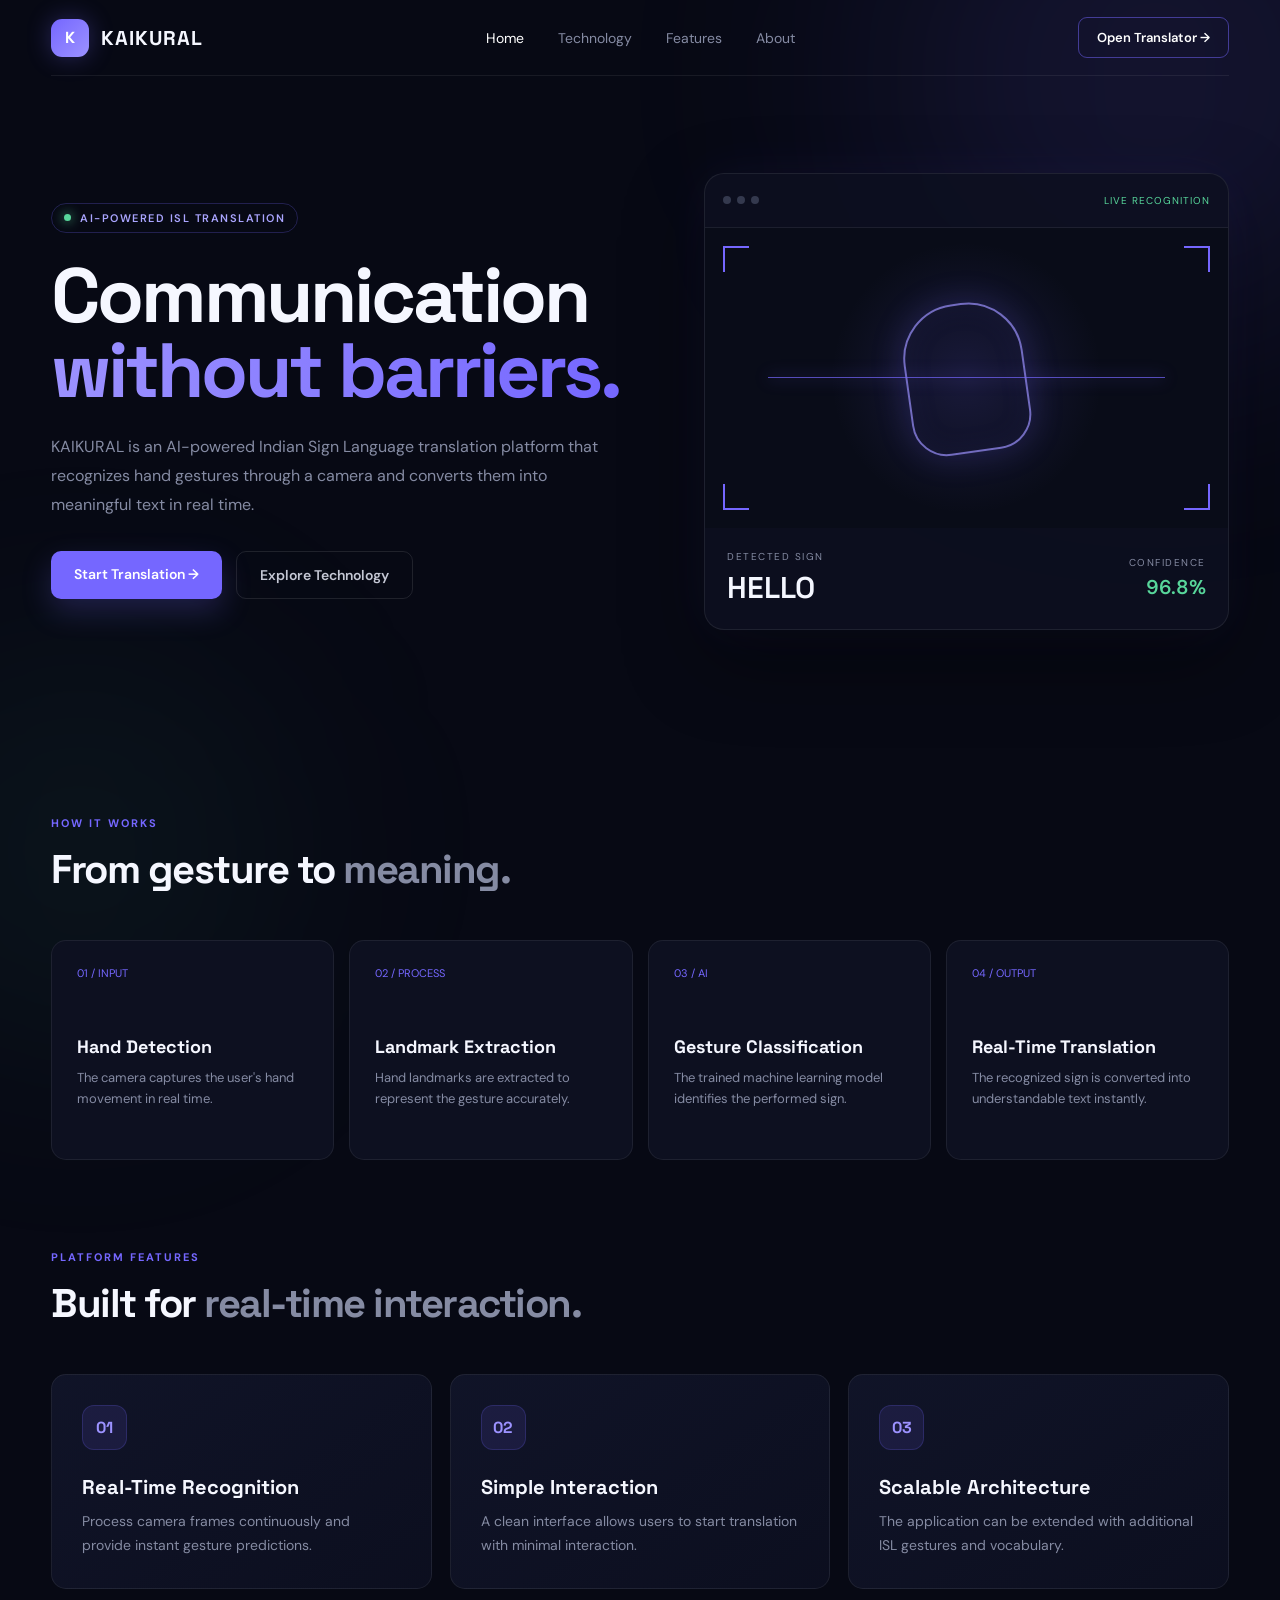
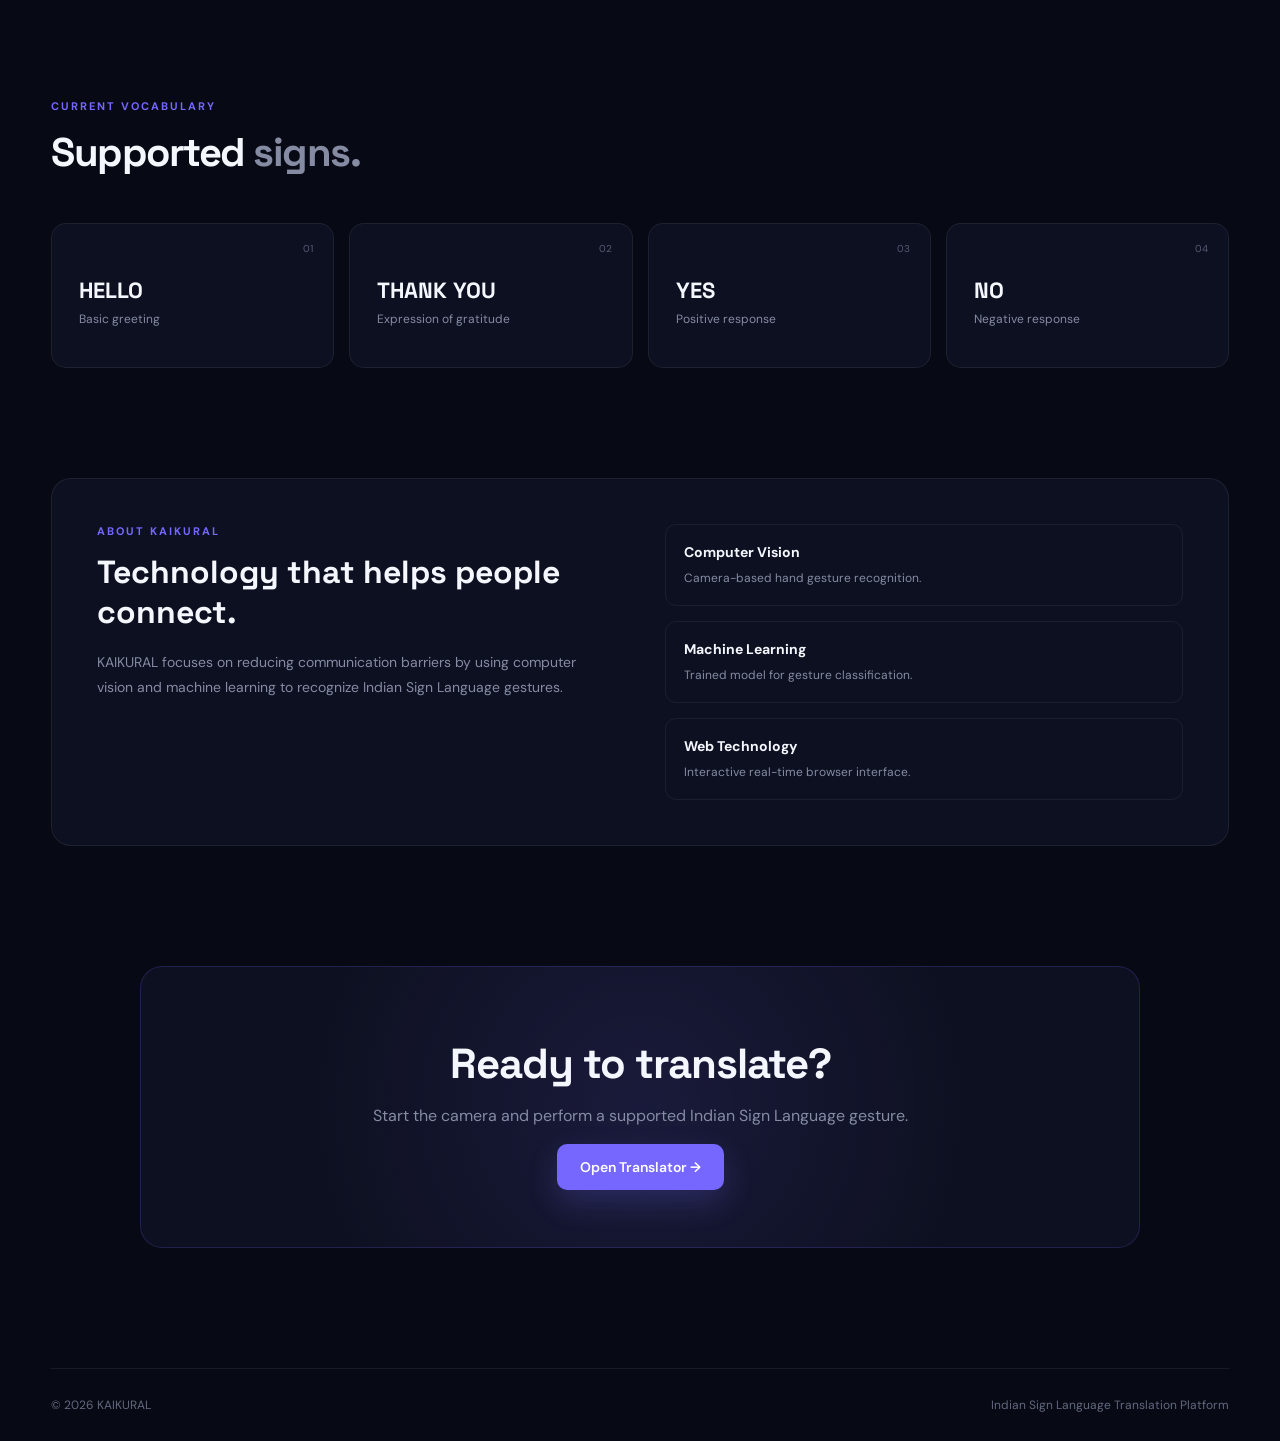
<file: frontend/templates/index.html>
<!DOCTYPE html>
<html lang="en">
<head>
    <meta charset="UTF-8">
    <meta name="viewport" content="width=device-width, initial-scale=1.0">

    <title>KAIKURAL | Indian Sign Language Translator</title>

    <link rel="preconnect" href="https://fonts.googleapis.com">
    <link rel="preconnect" href="https://fonts.gstatic.com" crossorigin>

    <link href="https://fonts.googleapis.com/css2?family=DM+Sans:wght@400;500;600;700&family=Space+Grotesk:wght@400;500;600;700&display=swap" rel="stylesheet">

    <style>
        * {
            margin: 0;
            padding: 0;
            box-sizing: border-box;
        }

        html {
            scroll-behavior: smooth;
        }

        body {
            font-family: "DM Sans", sans-serif;
            background: #070914;
            color: #f5f7ff;
            overflow-x: hidden;
        }

        a {
            text-decoration: none;
            color: inherit;
        }

        /* Background glow */

        body::before {
            content: "";
            position: fixed;
            width: 550px;
            height: 550px;
            background: rgba(117, 103, 255, 0.12);
            filter: blur(130px);
            border-radius: 50%;
            top: -200px;
            right: -150px;
            pointer-events: none;
            z-index: -1;
        }

        body::after {
            content: "";
            position: fixed;
            width: 400px;
            height: 400px;
            background: rgba(88, 214, 155, 0.06);
            filter: blur(120px);
            border-radius: 50%;
            bottom: -150px;
            left: -120px;
            pointer-events: none;
            z-index: -1;
        }

        /* NAVBAR */

        .navbar {
            width: min(1180px, 92%);
            height: 76px;
            margin: auto;

            display: flex;
            align-items: center;
            justify-content: space-between;

            border-bottom: 1px solid rgba(255,255,255,0.07);
        }

        .brand {
            display: flex;
            align-items: center;
            gap: 12px;
        }

        .brand-mark {
            width: 38px;
            height: 38px;
            border-radius: 11px;

            display: flex;
            align-items: center;
            justify-content: center;

            font-family: "Space Grotesk", sans-serif;
            font-weight: 700;

            background: linear-gradient(135deg, #7567ff, #9c92ff);
            color: white;

            box-shadow: 0 0 25px rgba(117,103,255,0.3);
        }

        .brand-name {
            font-family: "Space Grotesk", sans-serif;
            font-size: 20px;
            font-weight: 700;
            letter-spacing: 1px;
        }

        .navigation {
            display: flex;
            gap: 34px;
        }

        .navigation a {
            color: #858ba3;
            font-size: 14px;
            transition: 0.3s;
        }

        .navigation a:hover,
        .navigation .active {
            color: white;
        }

        .nav-cta {
            padding: 11px 18px;
            border: 1px solid rgba(117,103,255,0.5);
            border-radius: 9px;

            color: white;
            font-size: 13px;
            font-weight: 600;

            transition: 0.3s;
        }

        .nav-cta:hover {
            background: #7567ff;
            border-color: #7567ff;
            transform: translateY(-2px);
        }

        /* HERO */

        .hero {
            width: min(1180px, 92%);
            min-height: 650px;
            margin: auto;

            display: grid;
            grid-template-columns: 1fr 0.9fr;
            gap: 70px;
            align-items: center;
        }

        .hero-content {
            animation: fadeUp 0.8s ease;
        }

        .eyebrow {
            display: inline-flex;
            align-items: center;
            gap: 9px;

            padding: 7px 12px;
            border: 1px solid rgba(117,103,255,0.25);
            border-radius: 50px;

            color: #aaa5ff;
            font-size: 11px;
            letter-spacing: 1.5px;
            font-weight: 600;

            margin-bottom: 25px;
        }

        .eyebrow-dot {
            width: 7px;
            height: 7px;
            background: #58d69b;
            border-radius: 50%;
            box-shadow: 0 0 12px #58d69b;
        }

        .hero h1 {
            font-family: "Space Grotesk", sans-serif;
            font-size: clamp(50px, 6vw, 78px);
            line-height: 0.98;
            letter-spacing: -3px;
            margin-bottom: 25px;
        }

        .hero h1 span {
            background: linear-gradient(90deg, #9c92ff, #7567ff);
            -webkit-background-clip: text;
            background-clip: text;
            color: transparent;
        }

        .hero-description {
            max-width: 560px;
            color: #858ba3;
            font-size: 16px;
            line-height: 1.8;
            margin-bottom: 32px;
        }

        .hero-buttons {
            display: flex;
            gap: 14px;
            flex-wrap: wrap;
        }

        .primary-btn {
            padding: 14px 23px;
            border-radius: 10px;

            background: #7567ff;
            color: white;

            font-size: 14px;
            font-weight: 600;

            box-shadow: 0 12px 30px rgba(117,103,255,0.22);
            transition: 0.3s;
        }

        .primary-btn:hover {
            transform: translateY(-3px);
            box-shadow: 0 16px 35px rgba(117,103,255,0.35);
        }

        .secondary-btn {
            padding: 14px 23px;
            border-radius: 10px;

            border: 1px solid rgba(255,255,255,0.1);
            color: #c5c8d5;

            font-size: 14px;
            font-weight: 600;

            transition: 0.3s;
        }

        .secondary-btn:hover {
            border-color: rgba(117,103,255,0.5);
            color: white;
        }

        /* HERO DEMO */

        .hero-visual {
            position: relative;
            animation: fadeRight 1s ease;
        }

        .demo-card {
            background: rgba(13,16,32,0.85);
            border: 1px solid rgba(255,255,255,0.08);
            border-radius: 20px;
            overflow: hidden;

            box-shadow:
                0 30px 80px rgba(0,0,0,0.4),
                0 0 50px rgba(117,103,255,0.08);
        }

        .demo-header {
            height: 54px;
            padding: 0 18px;

            display: flex;
            align-items: center;
            justify-content: space-between;

            border-bottom: 1px solid rgba(255,255,255,0.07);
        }

        .window-dots {
            display: flex;
            gap: 6px;
        }

        .window-dots span {
            width: 8px;
            height: 8px;
            border-radius: 50%;
            background: #34394e;
        }

        .live-badge {
            font-size: 10px;
            color: #58d69b;
            letter-spacing: 1px;
        }

        .camera-preview {
            height: 300px;
            position: relative;

            display: flex;
            align-items: center;
            justify-content: center;

            background:
                radial-gradient(circle at center, rgba(117,103,255,0.15), transparent 45%),
                #090c18;
        }

        .scan-line {
            position: absolute;
            left: 12%;
            right: 12%;
            height: 1px;

            background: rgba(117,103,255,0.7);
            box-shadow: 0 0 15px rgba(117,103,255,0.8);

            animation: scan 3s infinite ease-in-out;
        }

        .hand-shape {
            width: 120px;
            height: 150px;

            border: 2px solid rgba(156,146,255,0.7);
            border-radius: 55px 55px 35px 35px;

            transform: rotate(-8deg);

            box-shadow:
                0 0 35px rgba(117,103,255,0.2),
                inset 0 0 30px rgba(117,103,255,0.08);
        }

        .corner {
            position: absolute;
            width: 26px;
            height: 26px;
        }

        .corner.tl {
            top: 18px;
            left: 18px;
            border-top: 2px solid #7567ff;
            border-left: 2px solid #7567ff;
        }

        .corner.tr {
            top: 18px;
            right: 18px;
            border-top: 2px solid #7567ff;
            border-right: 2px solid #7567ff;
        }

        .corner.bl {
            bottom: 18px;
            left: 18px;
            border-bottom: 2px solid #7567ff;
            border-left: 2px solid #7567ff;
        }

        .corner.br {
            bottom: 18px;
            right: 18px;
            border-bottom: 2px solid #7567ff;
            border-right: 2px solid #7567ff;
        }

        .demo-result {
            padding: 22px;
            display: grid;
            grid-template-columns: 1fr auto;
            gap: 20px;
            align-items: center;
        }

        .demo-label {
            color: #858ba3;
            font-size: 10px;
            letter-spacing: 1.5px;
            margin-bottom: 5px;
        }

        .demo-sign {
            font-family: "Space Grotesk", sans-serif;
            font-size: 30px;
            font-weight: 600;
        }

        .demo-confidence {
            text-align: right;
        }

        .confidence-number {
            font-size: 20px;
            color: #58d69b;
            font-weight: 600;
        }

        /* SECTION */

        .section {
            width: min(1180px, 92%);
            margin: 90px auto;
        }

        .section-label {
            color: #7567ff;
            font-size: 11px;
            font-weight: 700;
            letter-spacing: 2px;
            margin-bottom: 14px;
        }

        .section-title {
            font-family: "Space Grotesk", sans-serif;
            font-size: 40px;
            letter-spacing: -1.5px;
            margin-bottom: 45px;
        }

        .section-title span {
            color: #858ba3;
        }

        /* TECHNOLOGY */

        .technology-grid {
            display: grid;
            grid-template-columns: repeat(4, 1fr);
            gap: 15px;
        }

        .tech-card {
            min-height: 220px;
            padding: 25px;

            background: #0d1020;
            border: 1px solid rgba(255,255,255,0.07);
            border-radius: 15px;

            transition: 0.3s;
        }

        .tech-card:hover {
            transform: translateY(-7px);
            border-color: rgba(117,103,255,0.35);
            background: #10142a;
        }

        .tech-number {
            font-size: 11px;
            color: #7567ff;
            margin-bottom: 55px;
        }

        .tech-card h3 {
            font-family: "Space Grotesk", sans-serif;
            font-size: 18px;
            margin-bottom: 10px;
        }

        .tech-card p {
            color: #858ba3;
            font-size: 13px;
            line-height: 1.6;
        }

        /* FEATURES */

        .features-grid {
            display: grid;
            grid-template-columns: repeat(3, 1fr);
            gap: 18px;
        }

        .feature-card {
            padding: 30px;
            border-radius: 15px;

            background: linear-gradient(
                145deg,
                rgba(18,22,42,0.9),
                rgba(13,16,32,0.9)
            );

            border: 1px solid rgba(255,255,255,0.07);
        }

        .feature-icon {
            width: 45px;
            height: 45px;

            border-radius: 12px;
            background: rgba(117,103,255,0.12);
            border: 1px solid rgba(117,103,255,0.2);

            display: flex;
            align-items: center;
            justify-content: center;

            color: #9c92ff;
            font-family: "Space Grotesk", sans-serif;
            font-weight: 700;

            margin-bottom: 24px;
        }

        .feature-card h3 {
            font-family: "Space Grotesk", sans-serif;
            font-size: 20px;
            margin-bottom: 10px;
        }

        .feature-card p {
            color: #858ba3;
            line-height: 1.7;
            font-size: 14px;
        }

        /* SUPPORTED SIGNS */

        .supported-section {
            width: min(1180px, 92%);
            margin: 110px auto;
        }

        .supported-header {
            margin-bottom: 35px;
        }

        .sign-grid {
            display: grid;
            grid-template-columns: repeat(4, 1fr);
            gap: 15px;
        }

        .sign-card {
            position: relative;
            padding: 27px;
            min-height: 145px;

            background: #0d1020;
            border: 1px solid rgba(255,255,255,0.07);
            border-radius: 15px;

            overflow: hidden;
            transition: 0.3s;
        }

        .sign-card:hover {
            transform: translateY(-5px);
            border-color: rgba(117,103,255,0.4);
        }

        .sign-number {
            position: absolute;
            top: 18px;
            right: 20px;

            font-size: 10px;
            color: #555b73;
        }

        .sign-card h3 {
            font-family: "Space Grotesk", sans-serif;
            font-size: 22px;
            margin-top: 25px;
        }

        .sign-card p {
            margin-top: 7px;
            color: #858ba3;
            font-size: 12px;
        }

        /* ABOUT */

        .about-box {
            display: grid;
            grid-template-columns: 1fr 1fr;
            gap: 50px;

            padding: 45px;

            border-radius: 20px;
            border: 1px solid rgba(255,255,255,0.07);
            background: #0d1020;
        }

        .about-box h2 {
            font-family: "Space Grotesk", sans-serif;
            font-size: 32px;
            margin-bottom: 18px;
        }

        .about-box p {
            color: #858ba3;
            line-height: 1.8;
            font-size: 14px;
        }

        .about-points {
            display: grid;
            gap: 15px;
        }

        .about-point {
            padding: 18px;
            border: 1px solid rgba(255,255,255,0.06);
            border-radius: 11px;
        }

        .about-point strong {
            display: block;
            margin-bottom: 5px;
            font-size: 14px;
        }

        .about-point span {
            color: #858ba3;
            font-size: 12px;
        }

        /* CTA */

        .cta {
            width: min(1000px, 92%);
            margin: 120px auto;

            text-align: center;
            padding: 70px 30px;

            border: 1px solid rgba(117,103,255,0.2);
            border-radius: 22px;

            background:
                radial-gradient(circle at center, rgba(117,103,255,0.12), transparent 65%),
                #0d1020;
        }

        .cta h2 {
            font-family: "Space Grotesk", sans-serif;
            font-size: 42px;
            letter-spacing: -1px;
            margin-bottom: 15px;
        }

        .cta p {
            color: #858ba3;
            margin-bottom: 30px;
        }

        /* FOOTER */

        footer {
            width: min(1180px, 92%);
            margin: auto;

            padding: 28px 0;

            border-top: 1px solid rgba(255,255,255,0.07);

            display: flex;
            justify-content: space-between;

            color: #62687e;
            font-size: 12px;
        }

        /* ANIMATIONS */

        @keyframes fadeUp {
            from {
                opacity: 0;
                transform: translateY(25px);
            }

            to {
                opacity: 1;
                transform: translateY(0);
            }
        }

        @keyframes fadeRight {
            from {
                opacity: 0;
                transform: translateX(30px);
            }

            to {
                opacity: 1;
                transform: translateX(0);
            }
        }

        @keyframes scan {
            0%, 100% {
                top: 18%;
                opacity: 0.3;
            }

            50% {
                top: 80%;
                opacity: 1;
            }
        }

        /* RESPONSIVE */

        @media (max-width: 900px) {

            .navigation {
                display: none;
            }

            .hero {
                grid-template-columns: 1fr;
                padding: 70px 0;
            }

            .technology-grid {
                grid-template-columns: repeat(2, 1fr);
            }

            .sign-grid {
                grid-template-columns: repeat(2, 1fr);
            }

            .features-grid {
                grid-template-columns: 1fr;
            }

            .about-box {
                grid-template-columns: 1fr;
            }
        }

        @media (max-width: 600px) {

            .nav-cta {
                display: none;
            }

            .hero h1 {
                font-size: 48px;
            }

            .technology-grid,
            .sign-grid {
                grid-template-columns: 1fr;
            }

            .section-title {
                font-size: 32px;
            }

            .about-box {
                padding: 28px;
            }

            .cta h2 {
                font-size: 32px;
            }

            footer {
                flex-direction: column;
                gap: 8px;
            }
        }
    </style>
</head>

<body>

    <!-- NAVBAR -->

    <header class="navbar">

        <a href="/" class="brand">
            <div class="brand-mark">K</div>
            <div class="brand-name">KAIKURAL</div>
        </a>

        <nav class="navigation">
            <a href="#home" class="active">Home</a>
            <a href="#technology">Technology</a>
            <a href="#features">Features</a>
            <a href="#about">About</a>
        </nav>

        <a href="/translator" class="nav-cta">
            Open Translator →
        </a>

    </header>


    <!-- HERO -->

    <section class="hero" id="home">

        <div class="hero-content">

            <div class="eyebrow">
                <span class="eyebrow-dot"></span>
                AI-POWERED ISL TRANSLATION
            </div>

            <h1>
                Communication<br>
                <span>without barriers.</span>
            </h1>

            <p class="hero-description">
                KAIKURAL is an AI-powered Indian Sign Language
                translation platform that recognizes hand gestures
                through a camera and converts them into meaningful
                text in real time.
            </p>

            <div class="hero-buttons">

                <a href="/translator" class="primary-btn">
                    Start Translation →
                </a>

                <a href="#technology" class="secondary-btn">
                    Explore Technology
                </a>

            </div>

        </div>


        <!-- DEMO -->

        <div class="hero-visual">

            <div class="demo-card">

                <div class="demo-header">

                    <div class="window-dots">
                        <span></span>
                        <span></span>
                        <span></span>
                    </div>

                    <div class="live-badge">
                        LIVE RECOGNITION
                    </div>

                </div>


                <div class="camera-preview">

                    <div class="corner tl"></div>
                    <div class="corner tr"></div>
                    <div class="corner bl"></div>
                    <div class="corner br"></div>

                    <div class="hand-shape"></div>

                    <div class="scan-line"></div>

                </div>


                <div class="demo-result">

                    <div>
                        <div class="demo-label">
                            DETECTED SIGN
                        </div>

                        <div class="demo-sign">
                            HELLO
                        </div>
                    </div>

                    <div class="demo-confidence">

                        <div class="demo-label">
                            CONFIDENCE
                        </div>

                        <div class="confidence-number">
                            96.8%
                        </div>

                    </div>

                </div>

            </div>

        </div>

    </section>


    <!-- TECHNOLOGY -->

    <section class="section" id="technology">

        <div class="section-label">
            HOW IT WORKS
        </div>

        <h2 class="section-title">
            From gesture to <span>meaning.</span>
        </h2>


        <div class="technology-grid">

            <div class="tech-card">
                <div class="tech-number">01 / INPUT</div>

                <h3>Hand Detection</h3>

                <p>
                    The camera captures the user's hand
                    movement in real time.
                </p>
            </div>


            <div class="tech-card">
                <div class="tech-number">02 / PROCESS</div>

                <h3>Landmark Extraction</h3>

                <p>
                    Hand landmarks are extracted to represent
                    the gesture accurately.
                </p>
            </div>


            <div class="tech-card">
                <div class="tech-number">03 / AI</div>

                <h3>Gesture Classification</h3>

                <p>
                    The trained machine learning model
                    identifies the performed sign.
                </p>
            </div>


            <div class="tech-card">
                <div class="tech-number">04 / OUTPUT</div>

                <h3>Real-Time Translation</h3>

                <p>
                    The recognized sign is converted into
                    understandable text instantly.
                </p>
            </div>

        </div>

    </section>


    <!-- FEATURES -->

    <section class="section" id="features">

        <div class="section-label">
            PLATFORM FEATURES
        </div>

        <h2 class="section-title">
            Built for <span>real-time interaction.</span>
        </h2>


        <div class="features-grid">

            <div class="feature-card">

                <div class="feature-icon">
                    01
                </div>

                <h3>Real-Time Recognition</h3>

                <p>
                    Process camera frames continuously
                    and provide instant gesture predictions.
                </p>

            </div>


            <div class="feature-card">

                <div class="feature-icon">
                    02
                </div>

                <h3>Simple Interaction</h3>

                <p>
                    A clean interface allows users to start
                    translation with minimal interaction.
                </p>

            </div>


            <div class="feature-card">

                <div class="feature-icon">
                    03
                </div>

                <h3>Scalable Architecture</h3>

                <p>
                    The application can be extended with
                    additional ISL gestures and vocabulary.
                </p>

            </div>

        </div>

    </section>


    <!-- SUPPORTED SIGNS -->

    <section class="supported-section">

        <div class="supported-header">

            <div class="section-label">
                CURRENT VOCABULARY
            </div>

            <h2 class="section-title">
                Supported <span>signs.</span>
            </h2>

        </div>


        <div class="sign-grid">

            <div class="sign-card">
                <div class="sign-number">01</div>
                <h3>HELLO</h3>
                <p>Basic greeting</p>
            </div>


            <div class="sign-card">
                <div class="sign-number">02</div>
                <h3>THANK YOU</h3>
                <p>Expression of gratitude</p>
            </div>


            <div class="sign-card">
                <div class="sign-number">03</div>
                <h3>YES</h3>
                <p>Positive response</p>
            </div>


            <div class="sign-card">
                <div class="sign-number">04</div>
                <h3>NO</h3>
                <p>Negative response</p>
            </div>

        </div>

    </section>


    <!-- ABOUT -->

    <section class="section" id="about">

        <div class="about-box">

            <div>

                <div class="section-label">
                    ABOUT KAIKURAL
                </div>

                <h2>
                    Technology that helps
                    people connect.
                </h2>

                <p>
                    KAIKURAL focuses on reducing communication
                    barriers by using computer vision and machine
                    learning to recognize Indian Sign Language
                    gestures.
                </p>

            </div>


            <div class="about-points">

                <div class="about-point">
                    <strong>Computer Vision</strong>
                    <span>Camera-based hand gesture recognition.</span>
                </div>

                <div class="about-point">
                    <strong>Machine Learning</strong>
                    <span>Trained model for gesture classification.</span>
                </div>

                <div class="about-point">
                    <strong>Web Technology</strong>
                    <span>Interactive real-time browser interface.</span>
                </div>

            </div>

        </div>

    </section>


    <!-- CTA -->

    <section class="cta">

        <h2>Ready to translate?</h2>

        <p>
            Start the camera and perform a supported
            Indian Sign Language gesture.
        </p>

        <a href="/translator" class="primary-btn">
            Open Translator →
        </a>

    </section>


    <!-- FOOTER -->

    <footer>

        <div>
            © 2026 KAIKURAL
        </div>

        <div>
            Indian Sign Language Translation Platform
        </div>

    </footer>

</body>
</html>
</file>
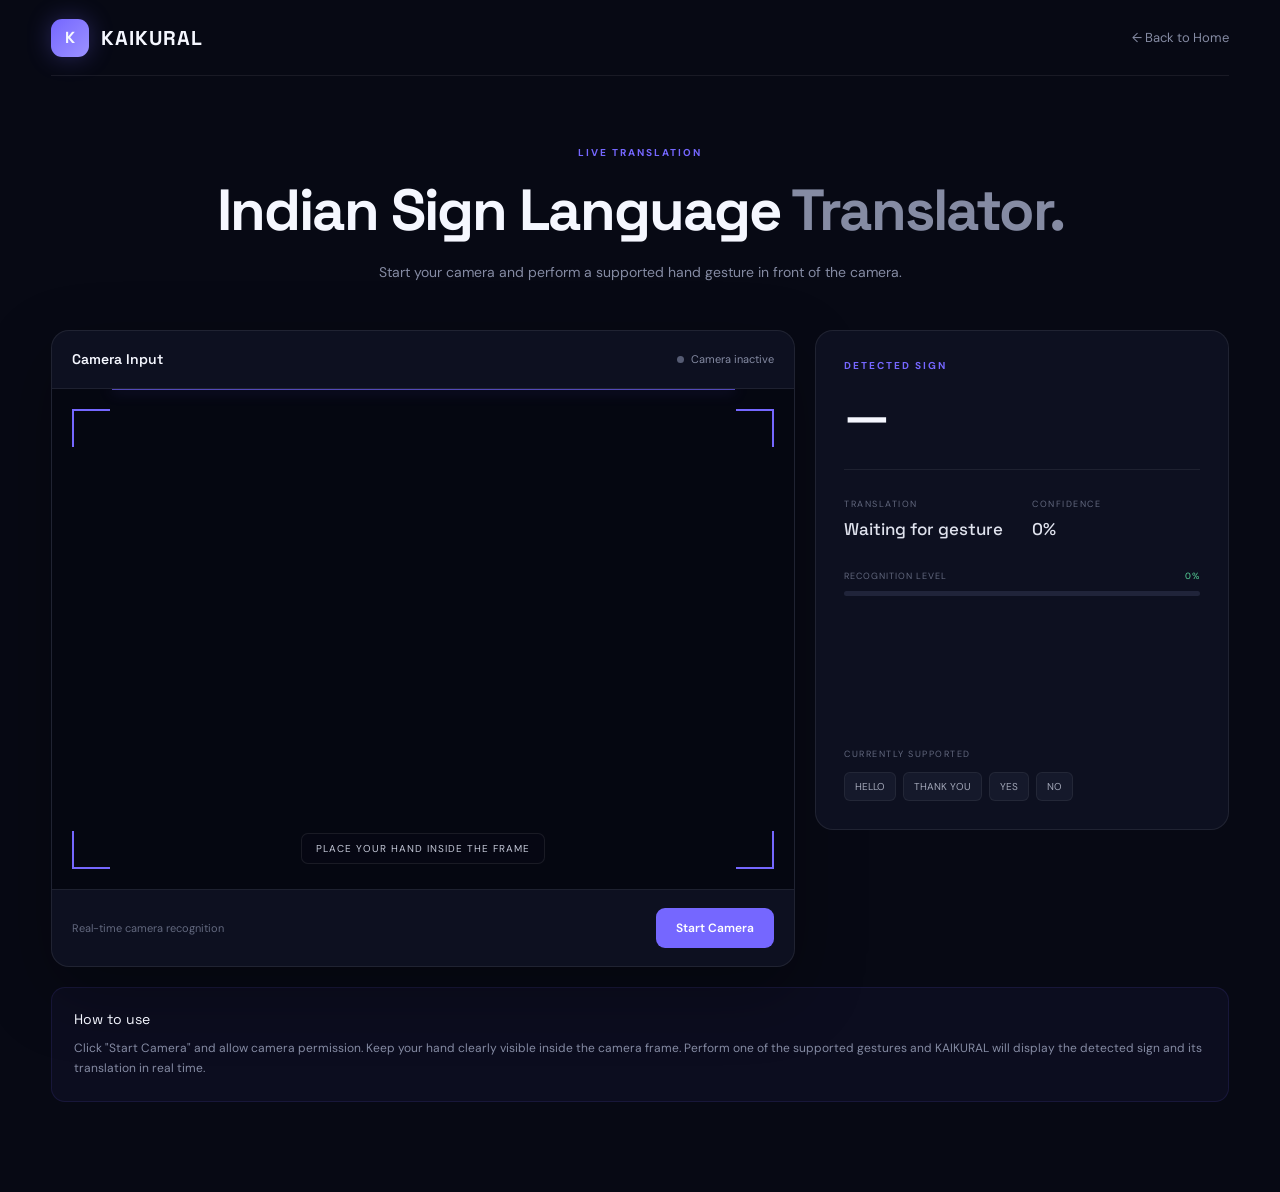
<file: frontend/templates/translator.html>
<!DOCTYPE html>
<html lang="en">

<head>

    <meta charset="UTF-8">

    <meta name="viewport"
          content="width=device-width, initial-scale=1.0">

    <title>KAIKURAL | Translator</title>

    <link rel="preconnect"
          href="https://fonts.googleapis.com">

    <link rel="preconnect"
          href="https://fonts.gstatic.com"
          crossorigin>

    <link href="https://fonts.googleapis.com/css2?family=DM+Sans:wght@400;500;600;700&family=Space+Grotesk:wght@400;500;600;700&display=swap"
          rel="stylesheet">


    <style>

        * {
            margin: 0;
            padding: 0;
            box-sizing: border-box;
        }

        body {
            font-family: "DM Sans", sans-serif;
            background: #070914;
            color: #f5f7ff;
            min-height: 100vh;
        }

        a {
            text-decoration: none;
            color: inherit;
        }


        /* NAVBAR */

        .navbar {
            width: min(1180px, 92%);
            height: 76px;
            margin: auto;

            display: flex;
            align-items: center;
            justify-content: space-between;

            border-bottom: 1px solid rgba(255,255,255,0.07);
        }

        .brand {
            display: flex;
            align-items: center;
            gap: 12px;
        }

        .brand-mark {
            width: 38px;
            height: 38px;

            border-radius: 11px;

            display: flex;
            align-items: center;
            justify-content: center;

            background: linear-gradient(
                135deg,
                #7567ff,
                #9c92ff
            );

            font-family: "Space Grotesk", sans-serif;
            font-weight: 700;

            box-shadow:
                0 0 25px rgba(117,103,255,0.3);
        }

        .brand-name {
            font-family: "Space Grotesk", sans-serif;
            font-weight: 700;
            letter-spacing: 1px;
            font-size: 20px;
        }

        .back-home {
            color: #858ba3;
            font-size: 13px;
            transition: 0.3s;
        }

        .back-home:hover {
            color: white;
        }


        /* MAIN */

        .translator-page {
            width: min(1180px, 92%);
            margin: auto;

            padding: 70px 0 90px;
        }


        /* HEADER */

        .page-header {
            text-align: center;
            margin-bottom: 45px;
        }

        .page-label {
            color: #7567ff;
            font-size: 10px;
            letter-spacing: 2px;
            font-weight: 700;
            margin-bottom: 14px;
        }

        .page-header h1 {
            font-family: "Space Grotesk", sans-serif;
            font-size: clamp(36px, 5vw, 58px);
            letter-spacing: -2px;
            margin-bottom: 14px;
        }

        .page-header h1 span {
            color: #858ba3;
        }

        .page-header p {
            color: #858ba3;
            font-size: 14px;
            line-height: 1.7;
        }


        /* TRANSLATOR GRID */

        .translator-grid {
            display: grid;
            grid-template-columns: 1.35fr 0.75fr;
            gap: 20px;
            align-items: start;
        }


        /* CAMERA CARD */

        .camera-card {
            background: #0d1020;
            border: 1px solid rgba(255,255,255,0.08);
            border-radius: 18px;
            overflow: hidden;

            box-shadow:
                0 25px 70px rgba(0,0,0,0.3);
        }

        .camera-topbar {
            height: 58px;
            padding: 0 20px;

            display: flex;
            align-items: center;
            justify-content: space-between;

            border-bottom: 1px solid rgba(255,255,255,0.07);
        }

        .camera-title {
            font-family: "Space Grotesk", sans-serif;
            font-size: 14px;
            font-weight: 600;
        }

        .camera-status {
            display: flex;
            align-items: center;
            gap: 7px;

            color: #858ba3;
            font-size: 11px;
        }

        .status-dot {
            width: 7px;
            height: 7px;

            border-radius: 50%;
            background: #555b73;
        }


        /* VIDEO */

        .camera-container {
            position: relative;
            width: 100%;
            height: 500px;

            background: #050711;
            overflow: hidden;
        }

        #camera {
            width: 100%;
            height: 100%;

            object-fit: cover;

            display: block;

            transform: scaleX(-1);
        }

        .camera-overlay {
            position: absolute;
            inset: 0;
            pointer-events: none;
        }


        /* CORNERS */

        .corner {
            position: absolute;

            width: 38px;
            height: 38px;
        }

        .corner.tl {
            top: 20px;
            left: 20px;

            border-top: 2px solid #7567ff;
            border-left: 2px solid #7567ff;
        }

        .corner.tr {
            top: 20px;
            right: 20px;

            border-top: 2px solid #7567ff;
            border-right: 2px solid #7567ff;
        }

        .corner.bl {
            bottom: 20px;
            left: 20px;

            border-bottom: 2px solid #7567ff;
            border-left: 2px solid #7567ff;
        }

        .corner.br {
            bottom: 20px;
            right: 20px;

            border-bottom: 2px solid #7567ff;
            border-right: 2px solid #7567ff;
        }


        /* SCAN */

        .scan-line {
            position: absolute;

            left: 8%;
            right: 8%;

            height: 1px;

            background: rgba(117,103,255,0.7);

            box-shadow:
                0 0 14px rgba(117,103,255,0.8);

            animation: scan 3s infinite ease-in-out;
        }


        .scan-text {
            position: absolute;

            left: 50%;
            bottom: 25px;

            transform: translateX(-50%);

            padding: 8px 14px;

            border-radius: 7px;

            background: rgba(7,9,20,0.75);
            border: 1px solid rgba(255,255,255,0.08);

            color: #c4c8d7;

            font-size: 10px;
            letter-spacing: 1px;
            white-space: nowrap;
        }


        /* CAMERA CONTROLS */

        .camera-controls {
            padding: 18px 20px;

            display: flex;
            align-items: center;
            justify-content: space-between;

            border-top: 1px solid rgba(255,255,255,0.07);
        }

        .camera-info {
            color: #62687e;
            font-size: 11px;
        }

        #startCamera {
            border: none;
            outline: none;

            padding: 12px 20px;

            border-radius: 9px;

            background: #7567ff;
            color: white;

            font-family: "DM Sans", sans-serif;
            font-weight: 600;
            font-size: 12px;

            cursor: pointer;

            transition: 0.3s;
        }

        #startCamera:hover {
            background: #877aff;
            transform: translateY(-2px);
        }

        #startCamera:disabled {
            background: #30354d;
            color: #858ba3;
            cursor: default;
            transform: none;
        }


        /* RESULT CARD */

        .translation-result-card {
            background: #0d1020;
            border: 1px solid rgba(255,255,255,0.08);

            border-radius: 18px;

            padding: 28px;

            min-height: 500px;

            display: flex;
            flex-direction: column;
        }

        .result-label {
            color: #7567ff;
            font-size: 10px;
            letter-spacing: 2px;
            font-weight: 700;

            margin-bottom: 18px;
        }

        #prediction {
            font-family: "Space Grotesk", sans-serif;

            font-size: clamp(38px, 4vw, 55px);
            font-weight: 600;

            line-height: 1;

            word-break: break-word;
        }

        .result-divider {
            width: 100%;
            height: 1px;

            background: rgba(255,255,255,0.07);

            margin: 28px 0;
        }

        .result-info {
            display: grid;
            grid-template-columns: 1fr 1fr;
            gap: 20px;
        }

        .result-info small {
            display: block;

            color: #62687e;

            font-size: 9px;
            letter-spacing: 1.5px;

            margin-bottom: 8px;
        }

        .result-info strong {
            display: block;

            font-family: "Space Grotesk", sans-serif;
            font-size: 17px;
            font-weight: 500;

            color: #dfe2ed;
        }


        /* CONFIDENCE */

        .confidence-wrapper {
            margin-top: 30px;
        }

        .confidence-top {
            display: flex;
            justify-content: space-between;

            color: #62687e;

            font-size: 9px;
            letter-spacing: 1px;

            margin-bottom: 9px;
        }

        #confidenceSmall {
            color: #58d69b;
        }

        .confidence-track {
            width: 100%;
            height: 5px;

            background: #20243a;

            border-radius: 10px;
            overflow: hidden;
        }

        #confidenceBar {
            width: 0%;
            height: 100%;

            background: linear-gradient(
                90deg,
                #7567ff,
                #58d69b
            );

            border-radius: 10px;

            transition: width 0.35s ease;
        }


        /* SUPPORTED */

        .supported-mini {
            margin-top: auto;
            padding-top: 30px;
        }

        .supported-mini-title {
            color: #62687e;
            font-size: 9px;
            letter-spacing: 1.5px;
            margin-bottom: 12px;
        }

        .mini-signs {
            display: flex;
            flex-wrap: wrap;
            gap: 7px;
        }

        .mini-signs span {
            padding: 7px 10px;

            border-radius: 6px;

            background: #15192b;
            border: 1px solid rgba(255,255,255,0.06);

            color: #a2a7b8;

            font-size: 10px;
        }


        /* INSTRUCTIONS */

        .instructions {
            margin-top: 20px;

            padding: 22px;

            background: rgba(117,103,255,0.05);

            border: 1px solid rgba(117,103,255,0.12);

            border-radius: 14px;
        }

        .instructions-title {
            font-family: "Space Grotesk", sans-serif;
            font-size: 14px;
            margin-bottom: 10px;
        }

        .instructions p {
            color: #858ba3;
            font-size: 12px;
            line-height: 1.7;
        }


        /* ANIMATION */

        @keyframes scan {

            0%, 100% {
                top: 12%;
                opacity: 0.25;
            }

            50% {
                top: 85%;
                opacity: 1;
            }

        }


        /* RESPONSIVE */

        @media (max-width: 950px) {

            .translator-grid {
                grid-template-columns: 1fr;
            }

            .camera-container {
                height: 450px;
            }

            .translation-result-card {
                min-height: auto;
            }

            .supported-mini {
                margin-top: 35px;
            }
        }


        @media (max-width: 600px) {

            .back-home {
                font-size: 12px;
            }

            .translator-page {
                padding-top: 45px;
            }

            .camera-container {
                height: 350px;
            }

            .camera-controls {
                flex-direction: column;
                gap: 14px;
                align-items: stretch;
            }

            #startCamera {
                width: 100%;
            }

            .result-info {
                grid-template-columns: 1fr;
            }

            .translation-result-card {
                padding: 22px;
            }

        }

    </style>

</head>


<body>


    <!-- NAVBAR -->

    <header class="navbar">

        <a href="/" class="brand">

            <div class="brand-mark">
                K
            </div>

            <div class="brand-name">
                KAIKURAL
            </div>

        </a>


        <a href="/" class="back-home">
            ← Back to Home
        </a>

    </header>


    <!-- MAIN -->

    <main class="translator-page">


        <!-- PAGE HEADER -->

        <div class="page-header">

            <div class="page-label">
                LIVE TRANSLATION
            </div>

            <h1>
                Indian Sign Language
                <span>Translator.</span>
            </h1>

            <p>
                Start your camera and perform a supported
                hand gesture in front of the camera.
            </p>

        </div>


        <!-- TRANSLATOR -->

        <div class="translator-grid">


            <!-- CAMERA -->

            <div class="camera-card">

                <div class="camera-topbar">

                    <div class="camera-title">
                        Camera Input
                    </div>

                    <div class="camera-status">

                        <span
                            class="status-dot"
                            id="statusDot">
                        </span>

                        <span id="cameraStatus">
                            Camera inactive
                        </span>

                    </div>

                </div>


                <div class="camera-container">

                    <video
                        id="camera"
                        autoplay
                        playsinline>
                    </video>


                    <div class="camera-overlay">

                        <div class="corner tl"></div>
                        <div class="corner tr"></div>
                        <div class="corner bl"></div>
                        <div class="corner br"></div>

                        <div class="scan-line"></div>

                        <div class="scan-text">
                            PLACE YOUR HAND INSIDE THE FRAME
                        </div>

                    </div>

                </div>


                <div class="camera-controls">

                    <div class="camera-info">
                        Real-time camera recognition
                    </div>

                    <button id="startCamera">
                        Start Camera
                    </button>

                </div>

            </div>


            <!-- RESULT -->

            <div class="translation-result-card">

                <div class="result-label">
                    DETECTED SIGN
                </div>


                <div id="prediction">
                    —
                </div>


                <div class="result-divider"></div>


                <div class="result-info">

                    <div>

                        <small>
                            TRANSLATION
                        </small>

                        <strong id="translation">
                            Waiting for gesture
                        </strong>

                    </div>


                    <div>

                        <small>
                            CONFIDENCE
                        </small>

                        <strong id="confidence">
                            0%
                        </strong>

                    </div>

                </div>


                <!-- CONFIDENCE -->

                <div class="confidence-wrapper">

                    <div class="confidence-top">

                        <span>
                            RECOGNITION LEVEL
                        </span>

                        <span id="confidenceSmall">
                            0%
                        </span>

                    </div>


                    <div class="confidence-track">

                        <div id="confidenceBar"></div>

                    </div>

                </div>


                <!-- SUPPORTED -->

                <div class="supported-mini">

                    <div class="supported-mini-title">
                        CURRENTLY SUPPORTED
                    </div>


                    <div class="mini-signs">

                        <span>HELLO</span>
                        <span>THANK YOU</span>
                        <span>YES</span>
                        <span>NO</span>

                    </div>

                </div>

            </div>

        </div>


        <!-- INSTRUCTIONS -->

        <div class="instructions">

            <div class="instructions-title">
                How to use
            </div>

            <p>
                Click "Start Camera" and allow camera permission.
                Keep your hand clearly visible inside the camera
                frame. Perform one of the supported gestures and
                KAIKURAL will display the detected sign and its
                translation in real time.
            </p>

        </div>


    </main>


    <!-- SOCKET.IO -->

    <script src="https://cdn.socket.io/4.7.5/socket.io.min.js"></script>


    <script>

        document.addEventListener("DOMContentLoaded", function () {

            const socket = io();

            const video =
                document.getElementById("camera");

            const startButton =
                document.getElementById("startCamera");

            const statusText =
                document.getElementById("cameraStatus");

            const statusDot =
                document.getElementById("statusDot");

            const prediction =
                document.getElementById("prediction");

            const translation =
                document.getElementById("translation");

            const confidence =
                document.getElementById("confidence");

            const confidenceSmall =
                document.getElementById("confidenceSmall");

            const confidenceBar =
                document.getElementById("confidenceBar");


            let cameraRunning = false;
            let frameInterval = null;
            let mediaStream = null;


            /* START CAMERA */

            startButton.addEventListener(
                "click",
                async function () {

                    try {

                        mediaStream =
                            await navigator.mediaDevices.getUserMedia({
                                video: true,
                                audio: false
                            });


                        video.srcObject =
                            mediaStream;


                        cameraRunning = true;


                        statusText.textContent =
                            "Camera active";

                        statusDot.style.background =
                            "#58d69b";

                        statusDot.style.boxShadow =
                            "0 0 10px rgba(88,214,155,0.7)";


                        startButton.textContent =
                            "Camera Active";

                        startButton.disabled =
                            true;


                        startSendingFrames();


                    } catch (error) {

                        console.error(
                            "Camera error:",
                            error
                        );

                        statusText.textContent =
                            "Camera permission denied";

                        statusDot.style.background =
                            "#e76b6b";

                    }

                }
            );


            /* SEND CAMERA FRAMES */

            function startSendingFrames() {

                if (frameInterval) {
                    clearInterval(frameInterval);
                }


                const canvas =
                    document.createElement("canvas");

                const context =
                    canvas.getContext("2d");


                frameInterval =
                    setInterval(function () {

                        if (!cameraRunning) {
                            return;
                        }


                        if (video.videoWidth === 0) {
                            return;
                        }


                        canvas.width =
                            video.videoWidth;

                        canvas.height =
                            video.videoHeight;


                        context.drawImage(
                            video,
                            0,
                            0,
                            canvas.width,
                            canvas.height
                        );


                        const image =
                            canvas.toDataURL(
                                "image/jpeg",
                                0.6
                            );


                        socket.emit(
                            "camera_frame",
                            image
                        );


                    }, 150);

            }


            /* RECEIVE PREDICTION */

            socket.on(
                "prediction",
                function (data) {

                    prediction.textContent =
                        data.sign || "—";


                    translation.textContent =
                        data.translation ||
                        "Waiting for gesture";


                    const value =
                        Number(data.confidence) || 0;


                    const safeValue =
                        Math.max(
                            0,
                            Math.min(100, value)
                        );


                    confidence.textContent =
                        safeValue + "%";


                    confidenceSmall.textContent =
                        safeValue + "%";


                    confidenceBar.style.width =
                        safeValue + "%";

                }
            );


            /* CLEANUP */

            window.addEventListener(
                "beforeunload",
                function () {

                    cameraRunning = false;


                    if (frameInterval) {

                        clearInterval(
                            frameInterval
                        );

                    }


                    if (mediaStream) {

                        mediaStream
                            .getTracks()
                            .forEach(function (track) {
                                track.stop();
                            });

                    }

                }
            );

        });

    </script>


</body>
</html>
</file>
